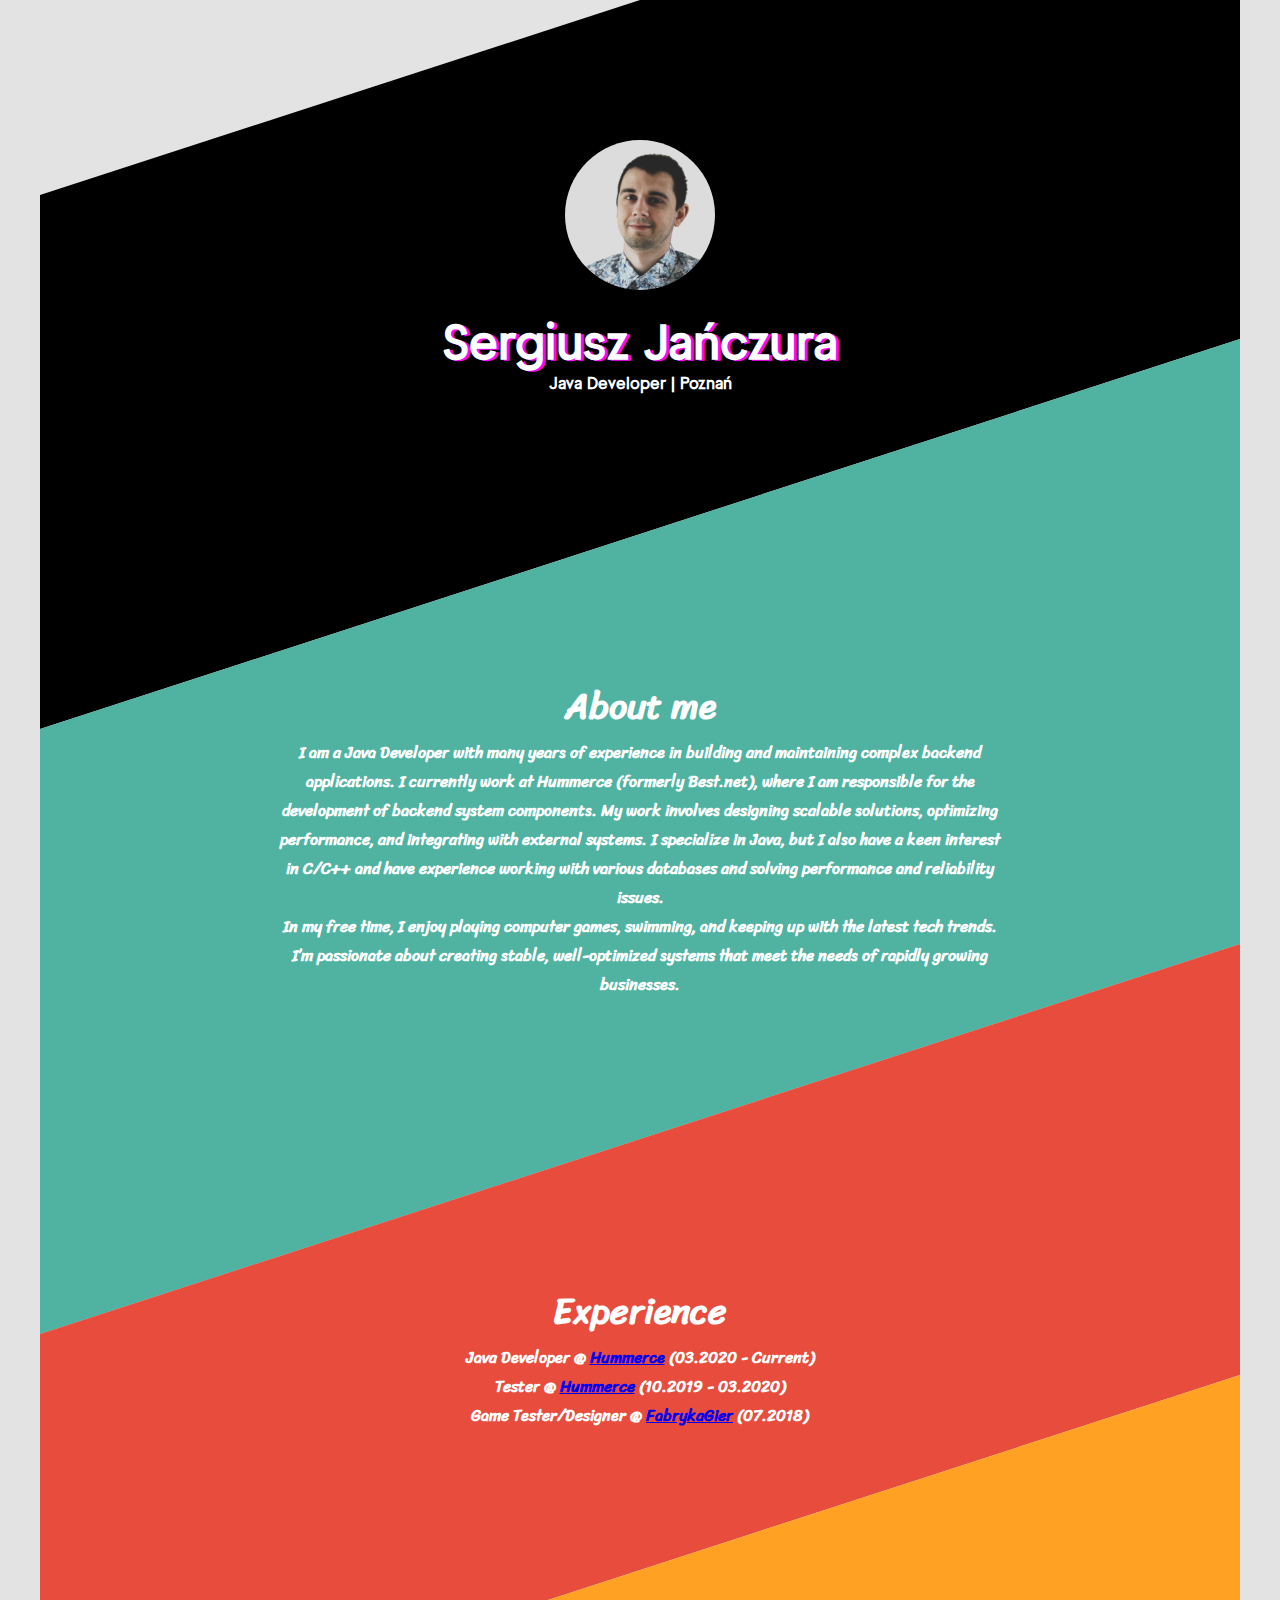
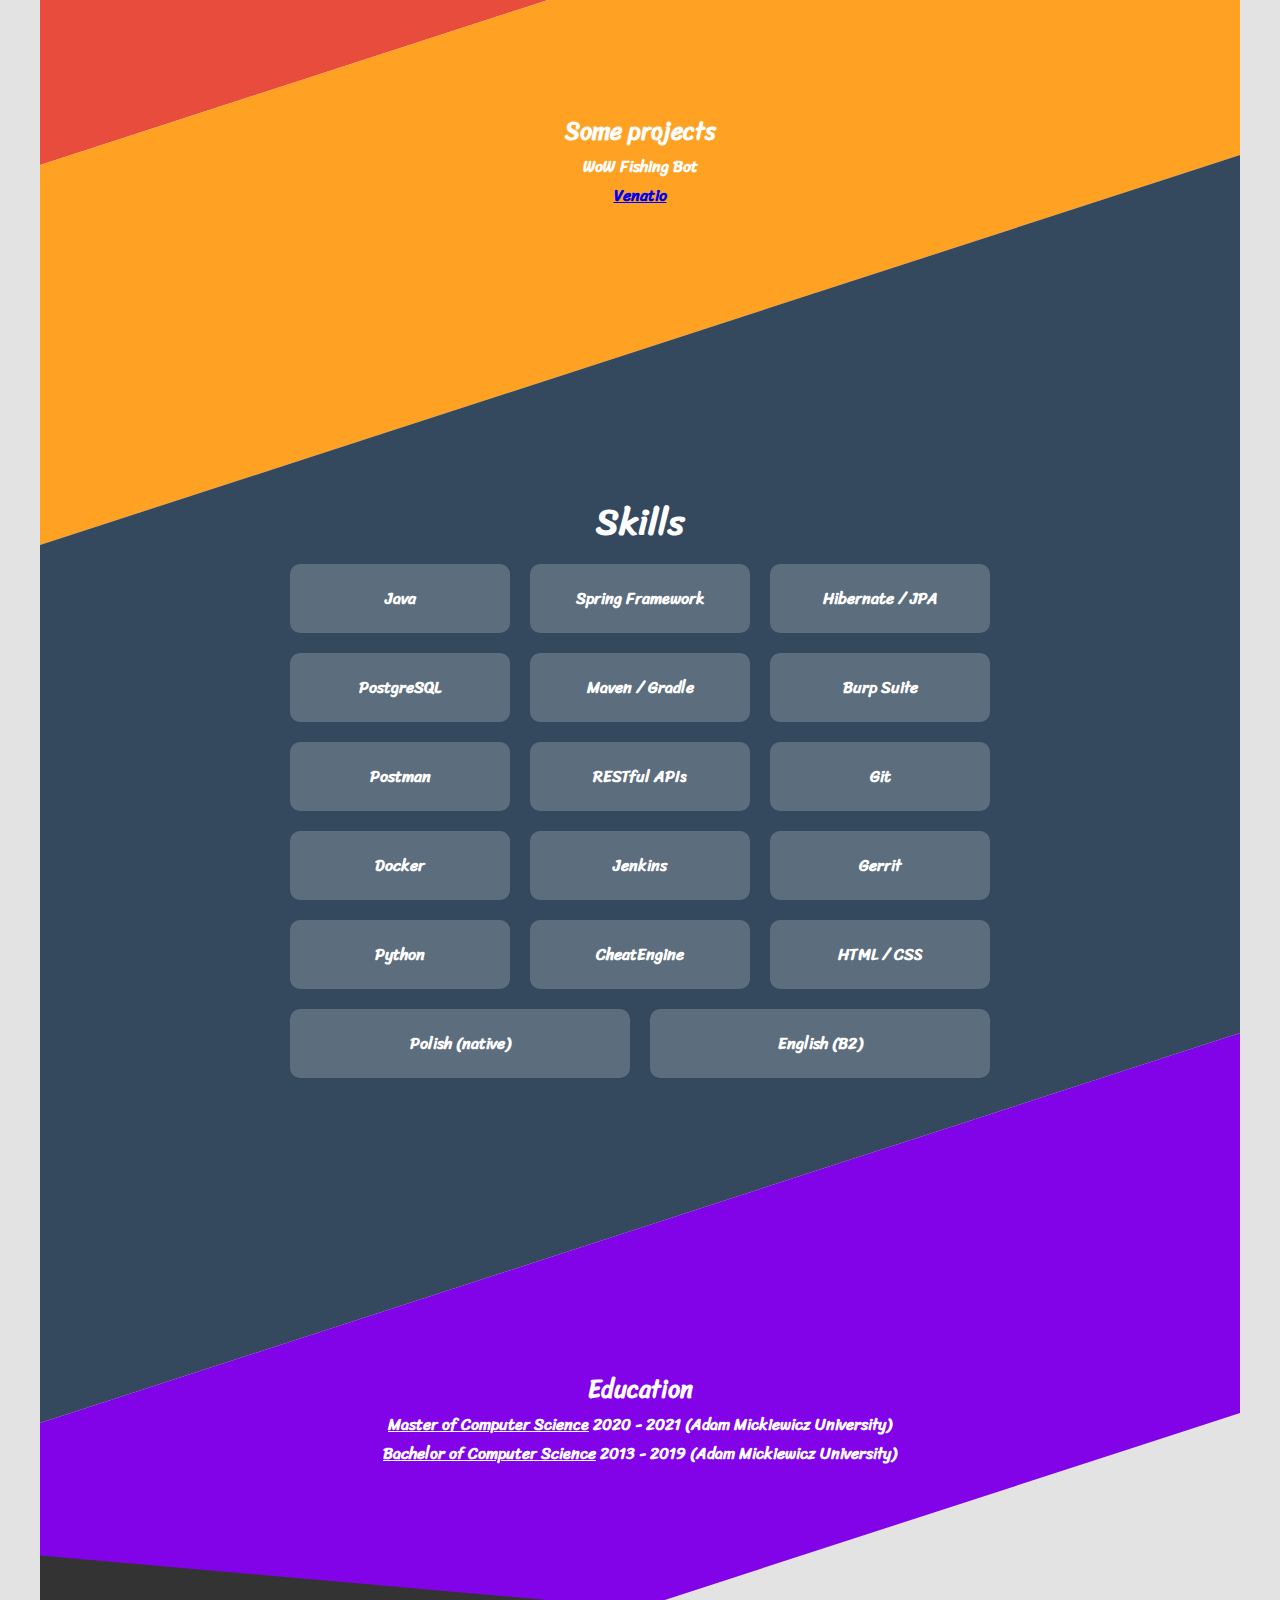
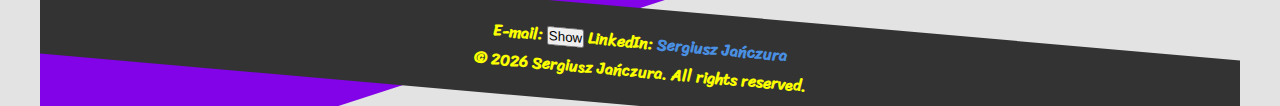
<file: index.html>
<!DOCTYPE html>
<html lang="pl" xmlns="http://www.w3.org/1999/html">
<head>
    <meta charset="UTF-8">
    <meta name="viewport" content="width=device-width, initial-scale=1.0">
    <title>Sergiusz Jańczura</title>
    <link rel="stylesheet" href="css/style.css">
    <link rel="preconnect" href="https://fonts.googleapis.com">
    <link rel="preconnect" href="https://fonts.gstatic.com" crossorigin>
    <link href="https://fonts.googleapis.com/css2?family=Edu+AU+VIC+WA+NT+Guides:wght@400..700&family=Sriracha&display=swap"
          rel="stylesheet">
</head>
<body>

<div class="container">
    <section class="section header">
        <div class="section-content">
            <div class="photo">
                <img src="img/foto.jpg" alt="Sergiusz Jańczura"/>
            </div>
            <h1>Sergiusz Jańczura</h1>
            <p>Java Developer | Poznań</p>
        </div>
    </section>

    <section class="section about">
        <div class="section-content">
            <h2>About me</h2>
            <p>I am a Java Developer with many years of experience in building and maintaining complex backend
                applications. I currently work at Hummerce (formerly Best.net), where I am responsible for the
                development of backend system components. My work involves designing scalable solutions, optimizing
                performance, and integrating with external systems. I specialize in Java, but I also have a keen
                interest in C/C++ and have experience working with various databases and solving performance and
                reliability issues.</p>
            <p>In my free time, I enjoy playing computer games, swimming, and keeping up with the latest tech trends.
                I’m passionate about creating stable, well-optimized systems that meet the needs of rapidly growing
                businesses.</p>
        </div>
    </section>

    <section class="section experience">
        <div class="section-content">
            <h2>Experience</h2>
            <p>Java Developer @ <a href="https://hummerce.com/">Hummerce</a> (03.2020 - Current)</p>
            <p>Tester @ <a href="https://hummerce.com/">Hummerce</a> (10.2019 - 03.2020)</p>
            <p>Game Tester/Designer @ <a href="http://www.game-factory.eu/">FabrykaGier</a> (07.2018)</p>
        </div>
    </section>

    <section class="section projects">
        <div class="section-content">
            <h2>Some projects</h2>
            <p>WoW Fishing Bot</p>
            <p><a href="https://www.youtube.com/watch?v=kkQkUmEpfO0">Venatio</a></p>
        </div>
    </section>

    <section class="section skills">
        <div class="section-content">
            <h2>Skills</h2>
            <ul class="skills-list">
                <li>Java</li>
                <li>Spring Framework</li>
                <li>Hibernate / JPA</li>
                <li>PostgreSQL</li>
                <li>Maven / Gradle</li>
                <li>Burp Suite</li>
                <li>Postman</li>
                <li>RESTful APIs</li>
                <li>Git</li>
                <li>Docker</li>
                <li>Jenkins</li>
                <li>Gerrit</li>
            </ul>
            <ul class="skills-list">
                <li>Python</li>
                <li>CheatEngine</li>
                <li>HTML / CSS</li>
            </ul>
            <ul class="skills-list">
                <li>Polish (native)</li>
                <li>English (B2)</li>
            </ul>
        </div>
    </section>

    <section class="section education">
        <div class="section-content">
            <h2>Education</h2>
            <p><u>Master of Computer Science</u> 2020 - 2021 (Adam Mickiewicz University)</p>
            <p><u>Bachelor of Computer Science</u> 2013 - 2019 (Adam Mickiewicz University)</p>
        </div>
    </section>

    <footer>
        <p>
            E-mail: <span id="email-display"></span> <button id="reveal-email-btn">Show</button>
            LinkedIn:
            <a href="https://www.linkedin.com/in/serq0/">Sergiusz Jańczura</a>
        </p>
        <p>&copy; <span id="current-year"></span> Sergiusz Jańczura. All rights reserved.</p>
    </footer>
</div>

<script>
    document.getElementById("current-year").textContent = new Date().getFullYear();

    document.getElementById('reveal-email-btn').addEventListener('click', function () {
            var email = 'kqjabndczxyuradhseqqqrgikvuvhsqvxyzk@prbdotbwdonmbdail.cxomy';
            var modifiedEmail = email.replace(/[bdfhkqvwxy]/g, '');
            document.getElementById('email-display').textContent = modifiedEmail;
            document.getElementById('reveal-email-btn').style.display = 'block';
            this.style.display = 'none';
        });
</script>
</body>
</html>
</file>
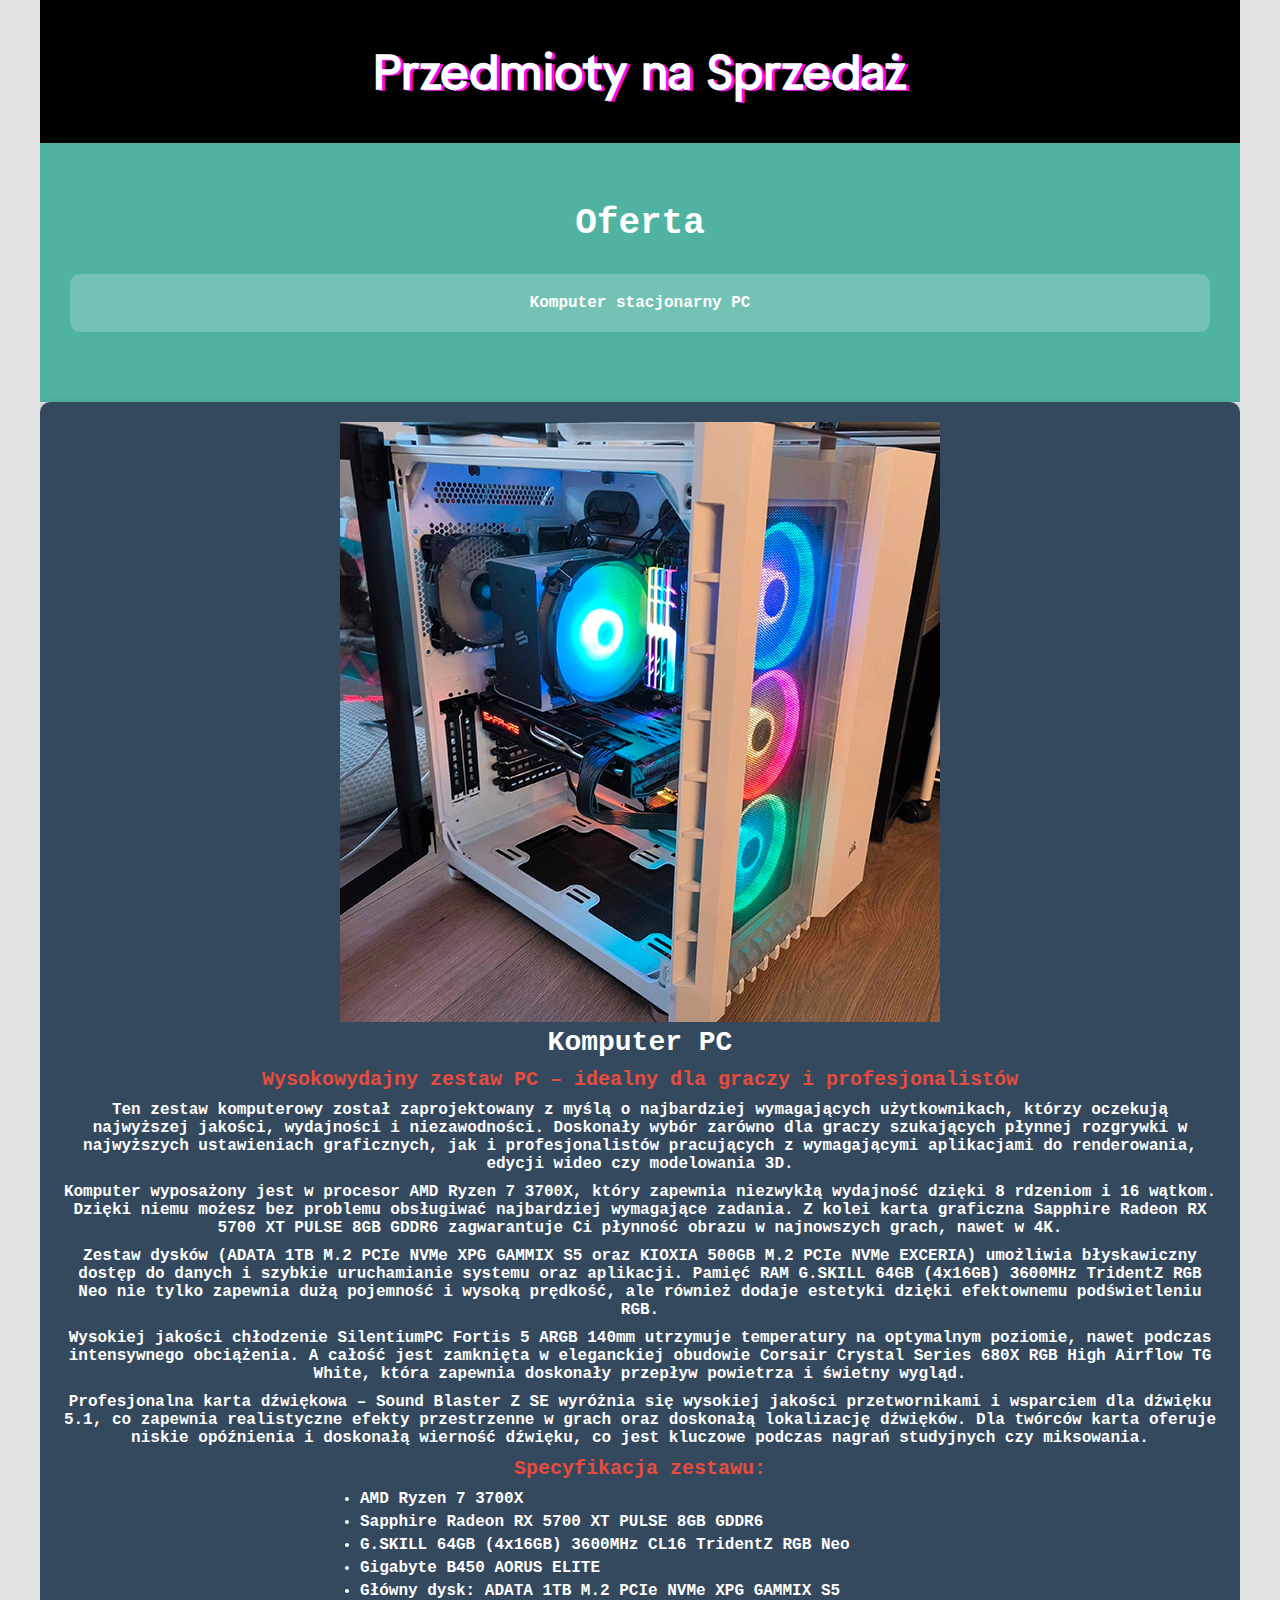
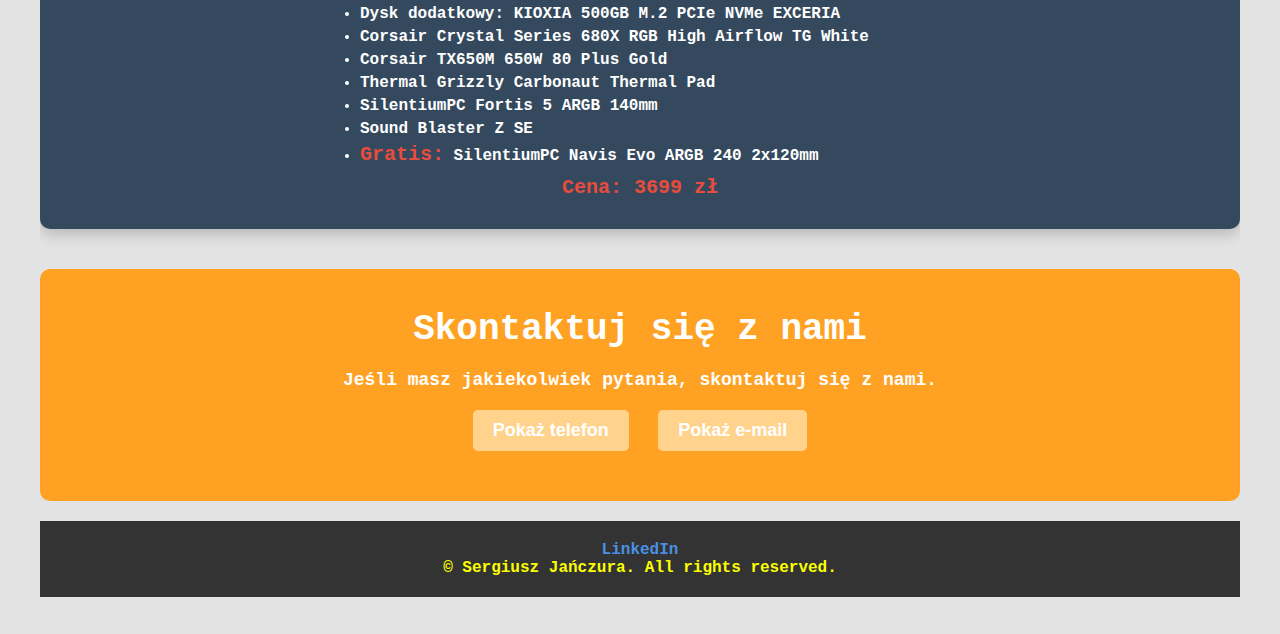
<file: sprzedam/index.html>
<!DOCTYPE html>
<html lang="pl">
<head>
    <meta charset="UTF-8">
    <meta name="viewport" content="width=device-width, initial-scale=1.0">
    <title>Na Sprzedaż</title>
    <link rel="stylesheet" href="style.css">
</head>
<body>
<div class="container">
    <header class="header">
        <h1>Przedmioty na Sprzedaż</h1>
    </header>

    <div class="offer-section">
        <h2>Oferta</h2>
        <ul class="offer-list">
            <li><a href="#komputer">Komputer stacjonarny PC</a></li>
        </ul>
    </div>

    <div class="product-detail">
        <div id="komputer" class="item">
            <div class="photo">
                <img src="komp.jpg" alt="Komputer PC">
            </div>
            <h2>Komputer PC</h2>
            <p><strong>Wysokowydajny zestaw PC – idealny dla graczy i profesjonalistów</strong></p>
            <p>
                Ten zestaw komputerowy został zaprojektowany z myślą o najbardziej wymagających użytkownikach, którzy
                oczekują najwyższej jakości, wydajności i niezawodności. Doskonały wybór zarówno dla graczy szukających
                płynnej rozgrywki w najwyższych ustawieniach graficznych, jak i profesjonalistów pracujących z
                wymagającymi aplikacjami do renderowania, edycji wideo czy modelowania 3D.
            </p>
            <p>
                Komputer wyposażony jest w procesor AMD Ryzen 7 3700X, który zapewnia niezwykłą wydajność dzięki 8
                rdzeniom i 16 wątkom. Dzięki niemu możesz bez problemu obsługiwać najbardziej wymagające zadania. Z
                kolei karta graficzna Sapphire Radeon RX 5700 XT PULSE 8GB GDDR6 zagwarantuje Ci płynność obrazu w
                najnowszych grach, nawet w 4K.
            </p>
            <p>
                Zestaw dysków (ADATA 1TB M.2 PCIe NVMe XPG GAMMIX S5 oraz KIOXIA 500GB M.2 PCIe NVMe EXCERIA) umożliwia
                błyskawiczny dostęp do danych i szybkie uruchamianie systemu oraz aplikacji. Pamięć RAM G.SKILL 64GB
                (4x16GB) 3600MHz TridentZ RGB Neo nie tylko zapewnia dużą pojemność i wysoką prędkość, ale również
                dodaje estetyki dzięki efektownemu podświetleniu RGB.
            </p>
            <p>
                Wysokiej jakości chłodzenie SilentiumPC Fortis 5 ARGB 140mm utrzymuje temperatury na optymalnym
                poziomie, nawet podczas intensywnego obciążenia. A całość jest zamknięta w eleganckiej obudowie Corsair
                Crystal Series 680X RGB High Airflow TG White, która zapewnia doskonały przepływ powietrza i świetny
                wygląd.
            </p>
            <p>Profesjonalna karta dźwiękowa –
                Sound Blaster Z SE wyróżnia się wysokiej jakości przetwornikami i wsparciem dla dźwięku 5.1, co zapewnia
                realistyczne efekty przestrzenne w grach oraz doskonałą lokalizację dźwięków. Dla twórców karta oferuje
                niskie opóźnienia i doskonałą wierność dźwięku, co jest kluczowe podczas nagrań studyjnych czy
                miksowania.
            </p>
            <p>
                <strong>Specyfikacja zestawu:</strong>
            <ul>
                <li>AMD Ryzen 7 3700X</li>
                <li>Sapphire Radeon RX 5700 XT PULSE 8GB GDDR6</li>
                <li>G.SKILL 64GB (4x16GB) 3600MHz CL16 TridentZ RGB Neo</li>
                <li>Gigabyte B450 AORUS ELITE</li>
                <li>Główny dysk: ADATA 1TB M.2 PCIe NVMe XPG GAMMIX S5</li>
                <li>Dysk dodatkowy: KIOXIA 500GB M.2 PCIe NVMe EXCERIA</li>
                <li>Corsair Crystal Series 680X RGB High Airflow TG White</li>
                <li>Corsair TX650M 650W 80 Plus Gold</li>
                <li>Thermal Grizzly Carbonaut Thermal Pad</li>
                <li>SilentiumPC Fortis 5 ARGB 140mm</li>
                <li>Sound Blaster Z SE</li>
                <li><strong>Gratis:</strong> SilentiumPC Navis Evo ARGB 240 2x120mm</li>
            </ul>
            </p>
            <p><strong>Cena: 3699 zł</strong></p>
        </div>
    </div>

    <div class="contact-section">
        <h2>Skontaktuj się z nami</h2>
        <p>Jeśli masz jakiekolwiek pytania, skontaktuj się z nami.</p>

        <p id="phone-number" style="display: none;">
            Telefon: <span id="phone-display"></span>
        </p>
        <p id="email-number" style="display: none;">
            E-mail: <span id="email-display"></span>
        </p>

        <button id="reveal-phone-btn">Pokaż telefon</button>
        <button id="reveal-email-btn">Pokaż e-mail</button>
    </div>

    <script>
        document.getElementById('reveal-phone-btn').addEventListener('click', function () {
            var phoneNumber = '873162804866596311218';
            var modifiedPhoneNumber = phoneNumber.replace(/[168]/g, '');
            document.getElementById('phone-display').textContent = modifiedPhoneNumber;
            document.getElementById('phone-number').style.display = 'block';
            this.style.display = 'none';
        });
        document.getElementById('reveal-email-btn').addEventListener('click', function () {
            var email = 'yyxsweqrhgipushzbjapxynpxyczufrwa@gmwxail.cwxoym';
            var modifiedEmail = email.replace(/[bdfhkpqtvwxy]/g, '');
            document.getElementById('email-display').textContent = modifiedEmail;
            document.getElementById('email-number').style.display = 'block';
            this.style.display = 'none';
        });
    </script>

    <footer>
        <p>
            <a href="https://www.linkedin.com/in/serq0/">LinkedIn</a>
        </p>
        <p>&copy; <span id="current-year"></span> Sergiusz Jańczura. All rights reserved.</p>
    </footer>
</div>


</body>
</html>
</file>
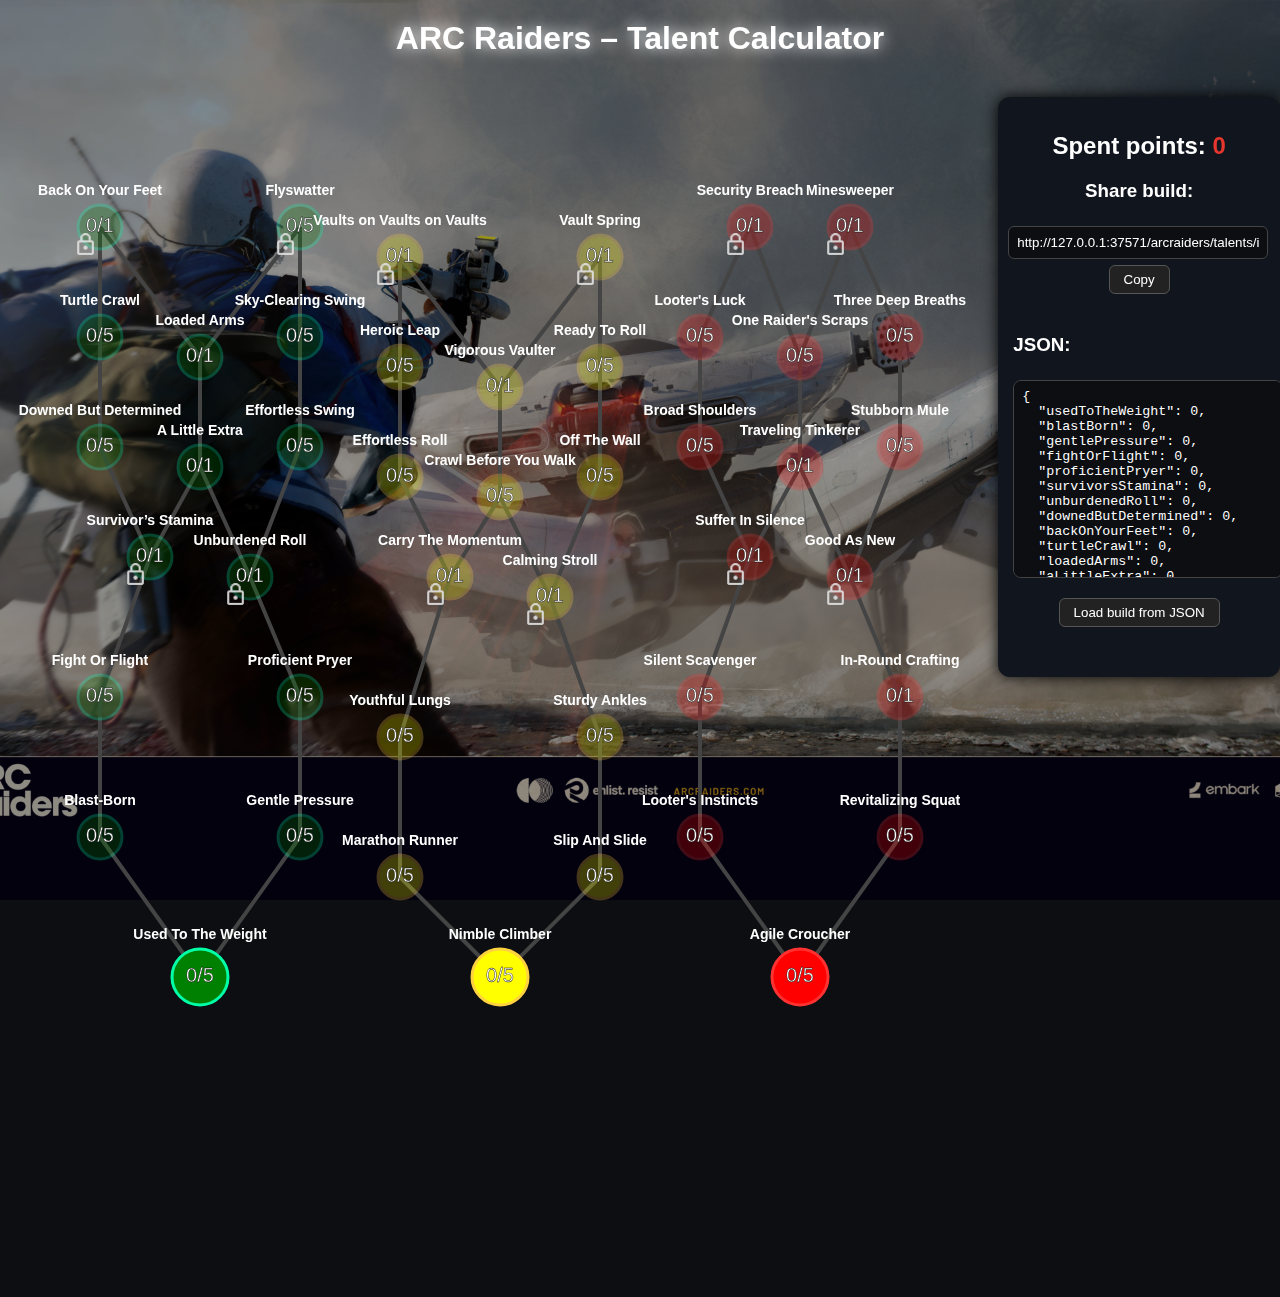
<file: arcraiders/talents/index.html>
<!DOCTYPE html>
<html lang="pl">
<head>
    <meta charset="UTF-8" />
    <meta name="viewport" content="width=device-width, initial-scale=1.0" />
    <title>ARC Raiders – Talent Calculator</title>
    <link rel="icon" type="svg" href="icon.svg">
    <link rel="stylesheet" href="style.css" />
</head>

<body>
<div class="bg-arc"></div>
<div id="tooltip"></div>
<h1 class="title">ARC Raiders – Talent Calculator</h1>

<div class="tree-wrapper">
    <svg id="skillTree" width="1000" height="1200"></svg>
    <div class="side-panel">
        <h2 id="spentPoints">Spent points: <span id="totalPoints">0</span></h2>

        <h3 id="shareBuild">Share build:</h3>
        <input id="buildLink" type="text" readonly />

        <button id="copyLinkBtn">Copy</button>
        <span id="copyFeedback" style="margin-left:10px; color:#0f0; opacity:0;">Copied!</span>

        <h3>JSON:</h3>
        <textarea id="buildOutput"></textarea>
        <button id="loadBuild">Load build from JSON</button>
    </div>
</div>

<script src="script.js"></script>
</body>
</html>
</file>
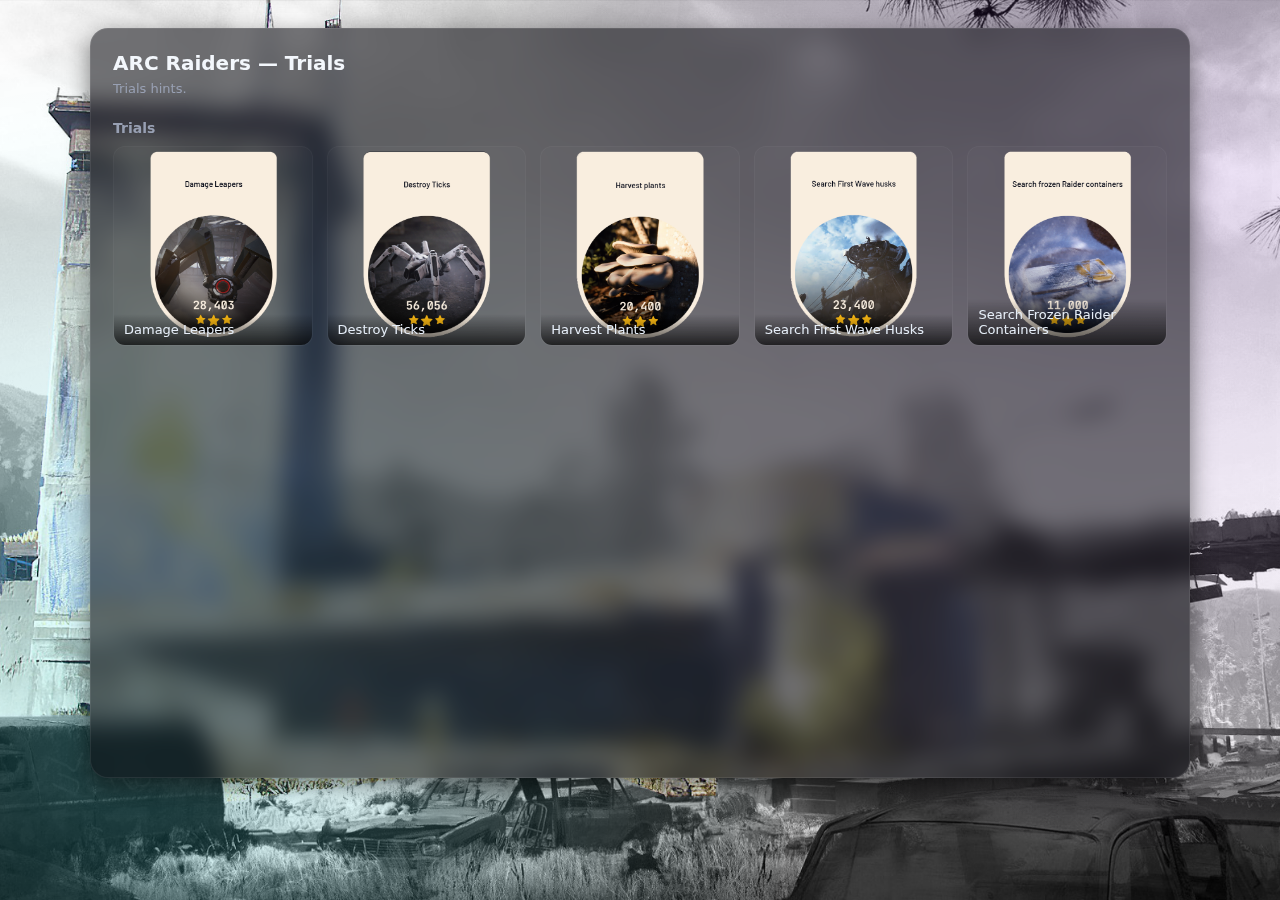
<file: arcraiders/trials/index.html>
<!DOCTYPE html>
<html lang="en">
<head>
    <meta charset="UTF-8" />
    <meta name="viewport" content="width=device-width, initial-scale=1.0" />
    <title>ARC Raiders - Trials</title>
    <link rel="icon" type="svg" href="icon.svg">
    <link rel="stylesheet" href="styles.css" />
</head>
<body>
<main class="app">
    <header class="topbar">
        <h1>ARC Raiders — Trials</h1>
        <p class="tagline">Trials hints.</p>
    </header>

    <section class="grid-wrap">
        <h2 class="grid-title">Trials</h2>
        <div id="trialsGrid" class="trials-grid"></div>
    </section>

    <footer class="footer">
    </footer>
</main>

<script src="script.js"></script>
</body>
</html>
</file>
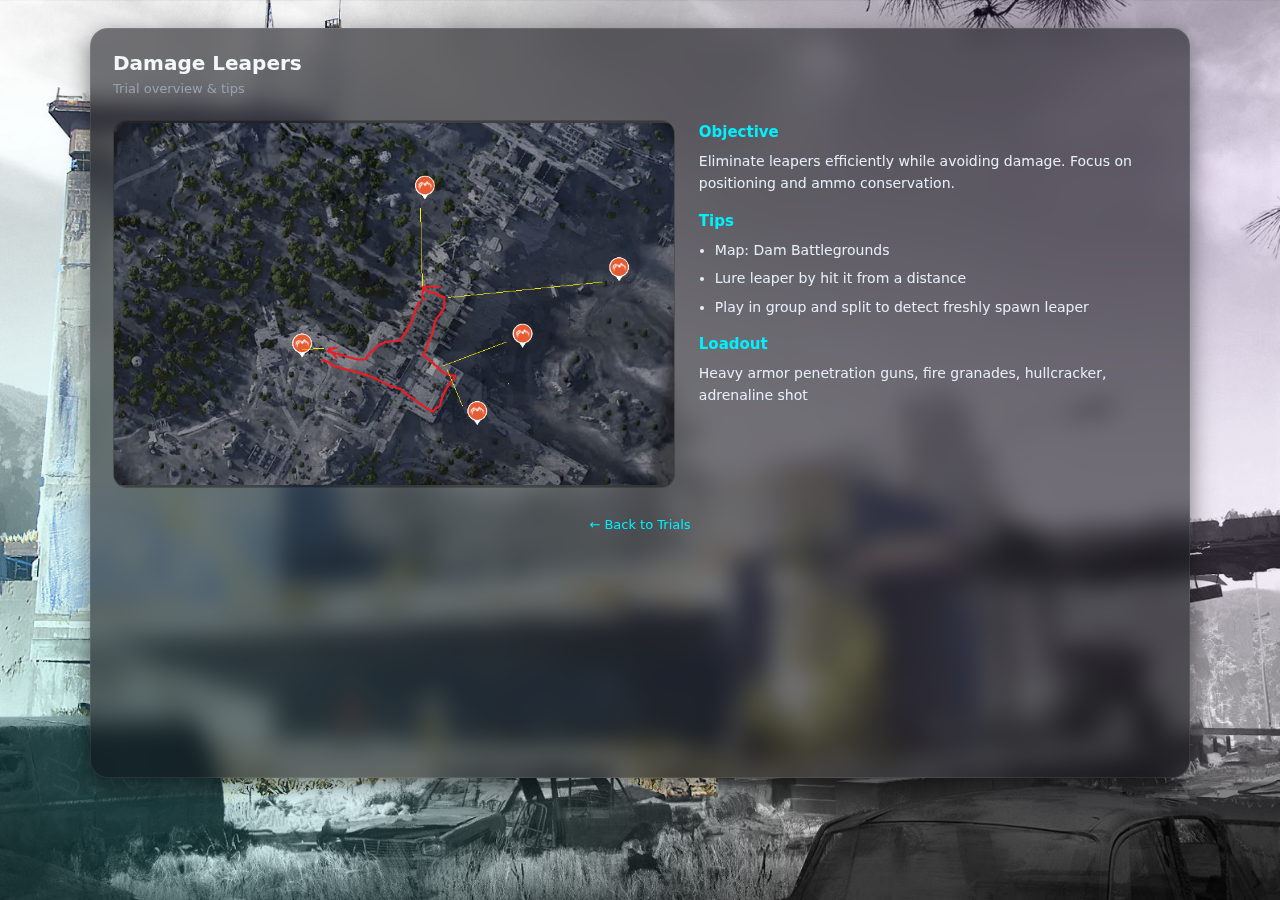
<file: arcraiders/trials/trials/damageLeapers.html>
<!DOCTYPE html>
<html lang="en">
<head>
    <meta charset="UTF-8" />
    <meta name="viewport" content="width=device-width, initial-scale=1.0" />
    <title>ARC Raiders — Trial</title>

    <link rel="icon" type="svg" href="../icon.svg">
    <link rel="stylesheet" href="../styles.css" />
</head>
<body>

<main class="app">

    <!-- HEADER -->
    <header class="topbar">
        <h1>Damage Leapers</h1>
        <p class="tagline">Trial overview & tips</p>
    </header>

    <!-- CONTENT -->
    <section class="content">

        <!-- MAP / IMAGE -->
        <div class="media">
            <img src="img/damageLeapers.png" alt="Damage Leapers map">
        </div>

        <!-- TEXT -->
        <div class="text-block">
            <h2>Objective</h2>
            <p>
                Eliminate leapers efficiently while avoiding damage.
                Focus on positioning and ammo conservation.
            </p>

            <h2>Tips</h2>
            <ul>
                <li>Map: Dam Battlegrounds</li>
                <li>Lure leaper by hit it from a distance</li>
                <li>Play in group and split to detect freshly spawn leaper</li>
            </ul>

            <h2>Loadout</h2>
            <p>
                Heavy armor penetration guns, fire granades, hullcracker, adrenaline shot
            </p>
        </div>

    </section>

    <!-- FOOTER -->
    <footer class="footer">
        <a href="../index.html">← Back to Trials</a>
    </footer>

</main>

</body>
</html>
</file>
<file: css/style.css>
@keyframes fadeIn {
    from {
        opacity: 0;
    }
    to {
        opacity: 1;
    }
}

@font-face {
    font-family: 'GTA';
    src: url('../fonts/gta.ttf') format('truetype');
}

* {
    margin: 0;
    padding: 0;
    box-sizing: border-box;
}

body {
    font-family: "Sriracha", cursive;
    font-weight: 700;
    font-style: normal;
    background-color: #e3e3e3;
    color: #333;
    display: flex;
    justify-content: center;
    align-items: center;
    min-height: 100vh;
    padding: 0;
}

.container {
    width: 100%;
    max-width: 1200px;
    overflow: hidden;
    margin: 0 auto;
}

.photo {
    margin-bottom: 20px;
    width: 150px;
    height: 150px;
    border-radius: 50%;
    overflow: hidden;
    margin: 0 auto 20px;
    box-shadow: 0 10px 20px rgba(0, 0, 0, 0.15);
}

.photo img {
    width: 100%;
    height: 100%;
    object-fit: cover;
}

.section {
    position: relative;
    width: 100%;
    color: #fff;
    padding: 100px 0;
    text-align: center;
    transform: skewY(-18deg);
    overflow: hidden;
    animation: fadeIn 2s ease-in forwards;
}

.section-content {
    transform: skewY(18deg);
    padding: 40px;
    max-width: 800px;
    margin: 0 auto;
}

.header {
    background-color: #000000;
    font-family: 'GTA',sans-serif;
}

.header h1 {
    font-size: 48px;
    color: #fff;
    text-shadow: 2.5px 1px 0px rgb(248, 5, 249);
}

.about {
    background-color: #50b3a2;
}

.about h2 {
    font-size: 36px;
}

.skills {
    background-color: #34495e;
}

.skills h2 {
    font-size: 36px;
}

.experience {
    background-color: #e74c3c;
}

.projects {
    background-color: #ffa224;
}

.education {
    background-color: rgba(129, 0, 232, 0.99);
}

.experience h2 {
    font-size: 36px;
}

.skills-list {
    list-style-type: none;
    padding: 0;
    display: flex;
    justify-content: space-around;
    flex-wrap: wrap;
}

.skills-list li {
    background-color: rgba(255, 255, 255, 0.2);
    margin: 10px;
    padding: 20px;
    border-radius: 10px;
    flex: 1 1 calc(33% - 20px);
    color: #fff;
    font-weight: bold;
}

footer {
    background-color: #333;
    padding: 20px;
    color: #fbff00;
    text-align: center;
    transform: skewY(5deg);
    position: relative;
    z-index: 1;
}

footer a {
    color: #4a90e2;
    text-decoration: none;
    font-weight: bold;
    transition: color 0.3s ease;
}

footer p {
    transform: skewY(0deg);
}

footer a:hover {
    color: #fff;
}
</file>
<file: sprzedam/style.css>
@keyframes fadeIn {
    from {
        opacity: 0;
    }
    to {
        opacity: 1;
    }
}

@font-face {
    font-family: 'GTA';
    src: url('../fonts/gta.ttf') format('truetype');
}

* {
    margin: 0;
    padding: 0;
    box-sizing: border-box;
}

body {
    font-family: "Sriracha", monospace;
    font-weight: 700;
    font-style: normal;
    background-color: #e3e3e3;
    color: #333;
    display: flex;
    justify-content: center;
    align-items: center;
    min-height: 100vh;
}

.container {
    width: 100%;
    max-width: 1200px;
    margin: 0 auto;
    overflow: hidden;
}

.header {
    background-color: #000;
    padding: 40px 20px;
    text-align: center;
    animation: fadeIn 2s ease-in forwards;
}

.header h1 {
    font-family: 'GTA', sans-serif;
    font-size: 48px;
    color: #fff;
    text-shadow: 2.5px 1px 0px rgb(248, 5, 249);
}

.offer-section {
    background-color: #50b3a2;
    color: #fff;
    padding: 60px 20px;
    text-align: center;
}

.offer-section h2 {
    font-size: 36px;
    margin-bottom: 20px;
}

.offer-list {
    list-style-type: none;
    padding: 0;
    display: flex;
    justify-content: space-around;
    flex-wrap: wrap;
}

.offer-list li {
    background-color: rgba(255, 255, 255, 0.2);
    margin: 10px;
    padding: 20px;
    border-radius: 10px;
    flex: 1 1 calc(33% - 20px);
    color: #fff;
    font-weight: bold;
    text-align: center;
    transition: background-color 0.3s ease;
}

.offer-list li a {
    text-decoration: none;
    color: #fff;
}

.offer-list li:hover {
    background-color: rgba(255, 255, 255, 0.4);
}

.product-detail {
    margin-bottom: 40px;
    text-align: center;
    padding: 20px;
    background-color: #34495e;
    color: #fff;
    border-radius: 10px;
    box-shadow: 0 5px 15px rgba(0, 0, 0, 0.2);
    animation: fadeIn 2s ease-in forwards;
}

.product-image {
    margin-bottom: 20px;
    width: 150px;
    height: 150px;
    border-radius: 50%;
    overflow: hidden;
    margin: 0 auto 20px;
    box-shadow: 0 10px 20px rgba(0, 0, 0, 0.15);
}

.product-image img {
    width: 100%;
    height: 100%;
    object-fit: cover;
}

.product-detail h2 {
    font-size: 28px;
    margin-bottom: 10px;
}

.product-detail p {
    font-size: 16px;
    margin-bottom: 10px;
}

.product-detail ul {
    list-style-type: disc;
    padding-left: 20px;
    text-align: left;
    margin: 10px auto;
    max-width: 600px;
}

.product-detail ul li {
    margin: 5px 0;
    font-size: 16px;
}

.product-detail strong {
    font-size: 20px;
    color: #e74c3c;
}

footer {
    background-color: #333;
    padding: 20px;
    color: #fbff00;
    text-align: center;
}

footer p {
    margin: 0;
}

footer a {
    color: #4a90e2;
    text-decoration: none;
    font-weight: bold;
    transition: color 0.3s ease;
}

footer a:hover {
    color: #fff;
}

.contact-section {
    background-color: #ffa224;
    color: #fff;
    padding: 40px 20px;
    text-align: center;
    animation: fadeIn 2s ease-in forwards;
    border-radius: 10px;
    margin: 20px 0;
}

.contact-section h2 {
    font-size: 36px;
    margin-bottom: 20px;
}

.contact-section p {
    font-size: 18px;
    margin: 10px 0;
}

.contact-section a {
    color: #fff;
    text-decoration: underline;
    transition: color 0.3s ease;
}

.contact-section a:hover {
    color: #e3e3e3;
}

button {
    background-color: #ffd38c;
    color: #fff;
    font-size: 18px;
    font-weight: bold;
    padding: 10px 20px;
    border: none;
    border-radius: 5px;
    cursor: pointer;
    transition: background-color 0.3s ease, transform 0.3s ease;
    margin: 10px;
}

button:hover {
    background-color: #9c4000;
    transform: translateY(-3px);
}


button:active {
    transform: translateY(0);
}
</file>
<file: arcraiders/talents/style.css>
body {
    background: #0c0e12;
    margin: 0;
    font-family: Arial, sans-serif;
    color: white;
    text-align: center;
}

.title {
    margin-top: 20px;
    font-size: 32px;
    color: #ffffff;
    text-shadow: 0 0 15px #fff;
}

.tree-container {
    margin-top: 40px;
    display: flex;
    justify-content: center;
}

svg {
    background: transparent;
}

/* Węzły */
.skill-node {
    transition: stroke-width 0.15s ease-out;
}
.skill-node:hover {
    stroke-width: 6;
    cursor: pointer;
}


.node-text {
    font-size: 14px;
    font-weight: bold;
    fill: white;
    pointer-events: none;
}

.node-points {
    font-size: 20px;
    fill: white;
    stroke: black;
    stroke-width: 0.4px;
    stroke-linejoin: round;
    text-anchor: middle;
    pointer-events: none;
}

/* Neonowe kolory */
.green { stroke: #00ffa6; }
.yellow { stroke: #ffd23f; }
.red { stroke: #ff3131; }

.locked {
    opacity: 0.25;
}

.tree-wrapper {
    display: flex;
    gap: 30px;
    justify-content: center;
    margin-top: 40px;
}

.side-panel {
    width: 260px;
    text-align: left;
    background: #11151d;
    padding: 15px;
    border-radius: 12px;
    box-shadow: 0 0 15px #000;

    max-height: 550px;     /* ograniczenie wysokości */
}


#buildOutput {
    width: 100%;
    height: 180px;
    background: #0c0e12;
    border: 1px solid #444;
    color: #fff;
    padding: 8px;
    margin-top: 5px;
    margin-bottom: 10px;
    resize: none;
    border-radius: 8px;
}

#shareBuild {
    display: block;
    text-align: center;
}

#spentPoints {
    display: block;
    text-align: center;
}

#buildLink {
    width: calc(100% - 10px);
    margin: 5px 5px 0 -5px;
    padding: 8px;
    border-radius: 6px;
    background: #0c0e12;
    border: 1px solid #444;
    color: #fff;
}


#tooltip {
    position: absolute;
    background: rgba(20, 20, 30, 0.95);
    padding: 10px 14px;
    border-radius: 8px;
    border: 1px solid #555;
    color: #fff;
    font-size: 14px;
    max-width: 250px;
    pointer-events: none;
    opacity: 0;
    transform: translate(-50%, -120%);
    transition: opacity .15s ease-out;
    z-index: 999;
}

body {
    margin: 0;
    position: relative;
    overflow-x: hidden;
}

body::before {
    content: "";
    position: fixed;
    inset: 0;
    background: url("bg.png") no-repeat center center fixed;
    background-size: cover;

    /* Domyślna jasność — 100% */
    filter: brightness(0.6);

    /* Wysyłamy pod całą treść */
    z-index: -1;
}

.skill-lock {
    pointer-events: none;  /* lock nie przeszkadza w klikaniu node */
    opacity: 0.9;
}

#totalPoints {
    color: #E7362E;
}


#copyLinkBtn {
    margin: 6px auto 4px auto;
    display: block;
    padding: 6px 14px;
    background:#222;
    color:white;
    border:1px solid #555;
    border-radius:6px;
    cursor:pointer;
    transition:0.2s;
}

#copyLinkBtn:hover {
    background:#333;
    border-color:#888;
}

#loadBuild {
   margin: 6px auto 4px auto;
   display: block;
   padding: 6px 14px;
   background:#222;
   color:white;
   border:1px solid #555;
   border-radius:6px;
   cursor:pointer;
   transition:0.2s;
}

#loadBuild:hover {
    background:#333;
    border-color:#888;
}


#copyFeedback {
    display: block;
    text-align: center;   /* środek */
    margin-top: 4px;
    opacity: 0;
    transition: opacity 0.3s;
}
</file>
<file: arcraiders/trials/styles.css>
:root{
  --bg:#07070a;
  --card:#0f1720;
  --muted:#98a0b3;
  --accent:#00f0ff;
  --accent-2:#8a2be2;
  --glass: rgba(255,255,255,0.04);
  --neon: 0 6px 30px rgba(0,240,255,0.06), 0 0 10px rgba(138,43,226,0.06);
  --radius:12px;
  --shadow: 0 6px 20px rgba(0,0,0,0.6);
  font-family: Inter, ui-sans-serif, system-ui, -apple-system, "Segoe UI", Roboto;
}

*{
  box-sizing:border-box;
}

html, body{
  height:100%;
  width:100%;
  margin:0;
}

body{
  background-image:url("bg.jpg");
  background-repeat:no-repeat;
  background-position:center center;
  background-size:cover;
  background-attachment:fixed;

  padding:28px;
  display:flex;
  justify-content:center;
}

body::before{
  content:"";
  position:fixed;
  inset:0;
  background:
    radial-gradient(circle at 10% 80%, rgba(0,240,255,0.15), transparent 50%),
    radial-gradient(circle at 90% 20%, rgba(138,43,226,0.12), transparent 50%);
  pointer-events:none;
}

/* APP CONTAINER */

.app{
  width:100%;
  max-width:1100px;
  max-height: calc(100vh - 150px);

  color:#f3f7fc;
  background: rgba(10,10,15,0.55);
  backdrop-filter: blur(12px);

  border-radius:18px;
  padding:22px;
  box-shadow:0 8px 25px rgba(0,0,0,0.5);
  border:1px solid rgba(255,255,255,0.08);

  overflow-y:auto;
  overflow-x:hidden;
}

/* HEADER */

.topbar h1{
  margin:0 0 6px;
  font-size:20px;
}

.tagline{
  margin:0;
  color:var(--muted);
  font-size:13px;
}

/* GRID */

.grid-wrap{
  margin-top:24px;
}

.grid-title{
  margin:0 0 10px;
  font-size:14px;
  color:var(--muted);
}

.trials-grid{
  display:grid;
  grid-template-columns: repeat(6, 1fr);
  gap:14px;
}

/* TRIAL TILE */

.trials{
  position:relative;
  width:100%;
  aspect-ratio:1 / 1;

  border-radius:12px;
  overflow:hidden;

  background:rgba(255,255,255,0.02);
  border:1px solid rgba(255,255,255,0.03);

  cursor:pointer;
  transition:transform .15s ease, box-shadow .15s ease;
}

.trials:hover{
  transform:translateY(-4px) scale(1.03);
  border:1px solid rgba(0,240,255,0.18);
  box-shadow:0 12px 34px rgba(0,240,255,0.08);
}

.trials img{
  width:100%;
  height:100%;
  object-fit:contain;
}


/* TITLE OVERLAY */

.trials .meta{
  position:absolute;
  bottom:0;
  left:0;
  right:0;

  padding:8px 10px;
  font-size:13px;

  background:linear-gradient(
    to top,
    rgba(0,0,0,0.7),
    rgba(0,0,0,0)
  );

  color:#e6eef8;
}

/* SUBPAGE CONTENT */

.content{
  margin-top:24px;
  display:grid;
  grid-template-columns: 1.2fr 1fr;
  gap:24px;
}

/* MAP / IMAGE */

.media{
  border-radius:14px;
  overflow:hidden;
  background:rgba(0,0,0,0.35);
  border:1px solid rgba(255,255,255,0.06);
}

.media img{
  width:100%;
  height:100%;
  object-fit:contain;
}

/* TEXT */

.text-block{
  font-size:14px;
  line-height:1.6;
  color:#e6eef8;
}

.text-block h2{
  margin:0 0 6px;
  font-size:15px;
  color:#00f0ff;
}

.text-block p{
  margin:0 0 14px;
}

.text-block ul{
  margin:0 0 14px 16px;
  padding:0;
}

.text-block li{
  margin-bottom:6px;
}

/* FOOTER LINK */

.footer{
  margin-top:26px;
  text-align:center;
}

.footer a{
  font-size:13px;
  color:var(--accent);
  text-decoration:none;
}

.footer a:hover{
  text-decoration:underline;
}

/* MOBILE */

@media(max-width: 900px){
  .content{
    grid-template-columns:1fr;
  }
}
</file>
